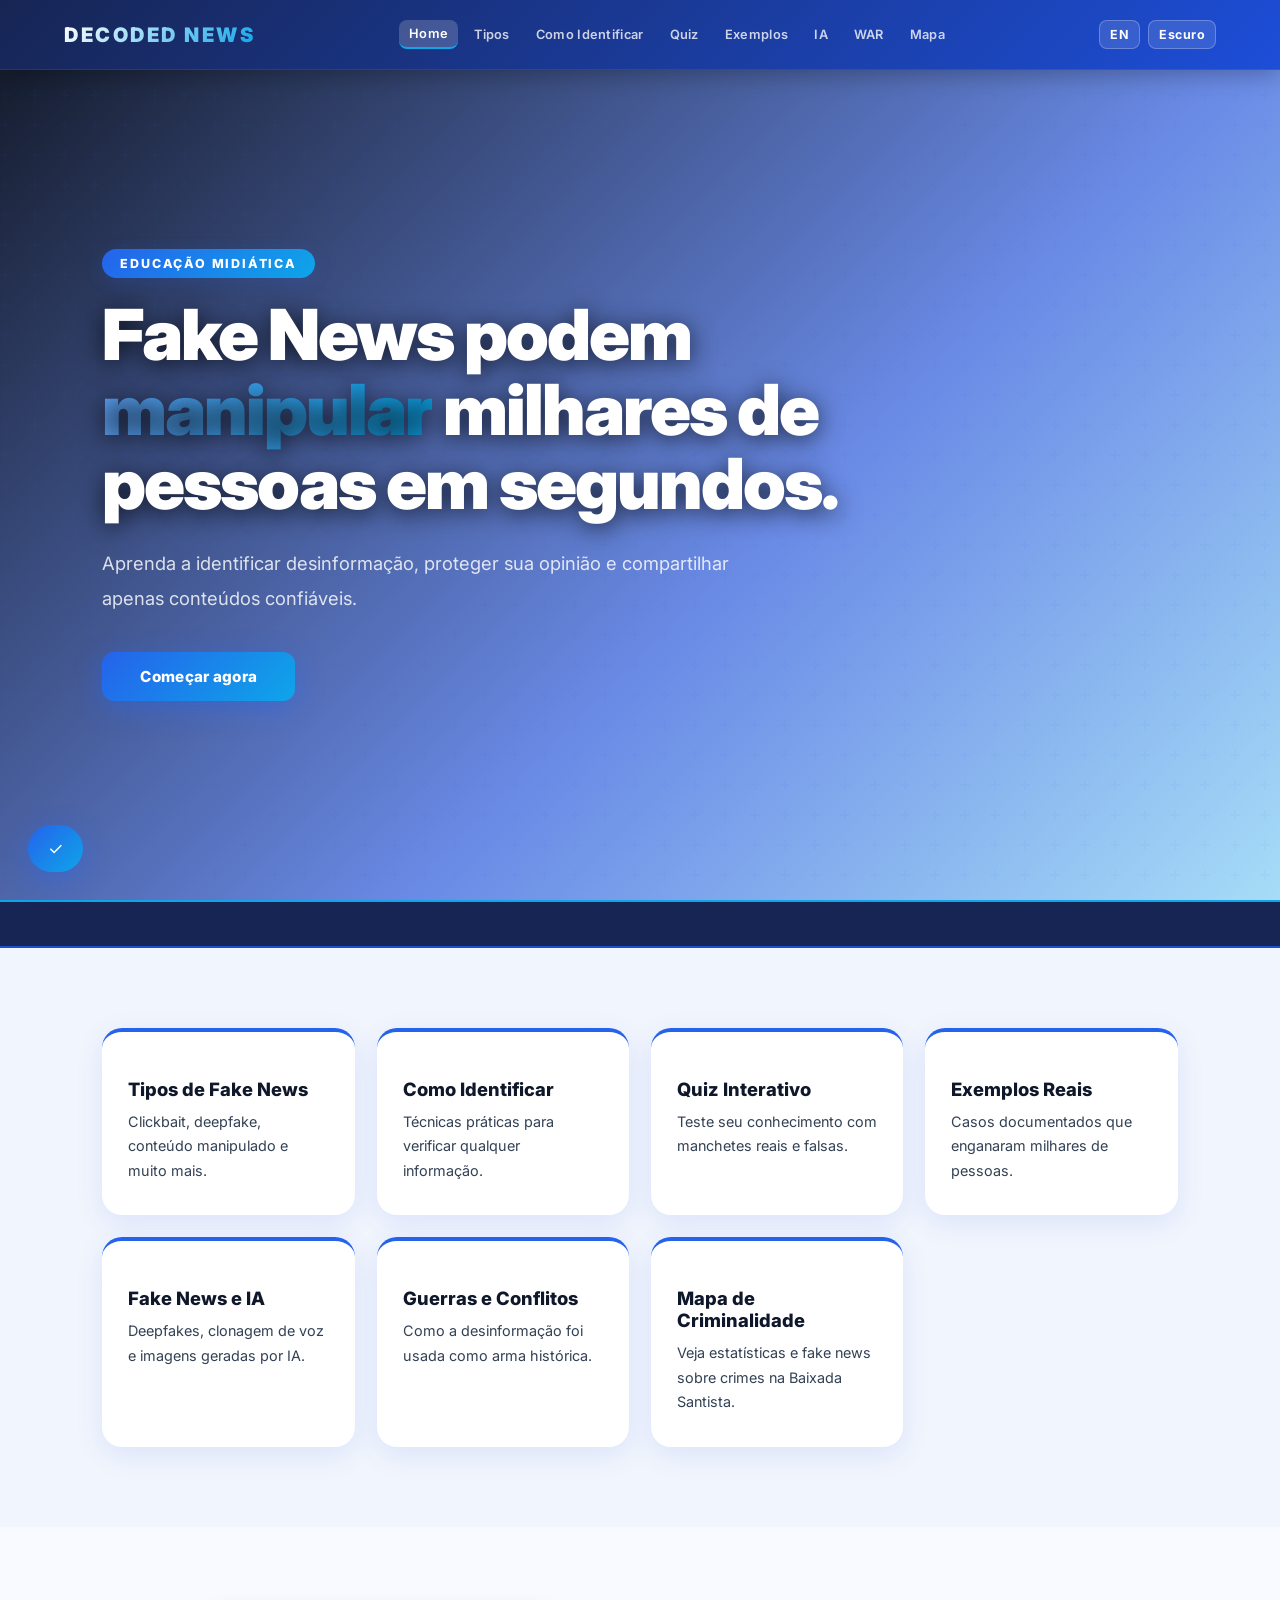
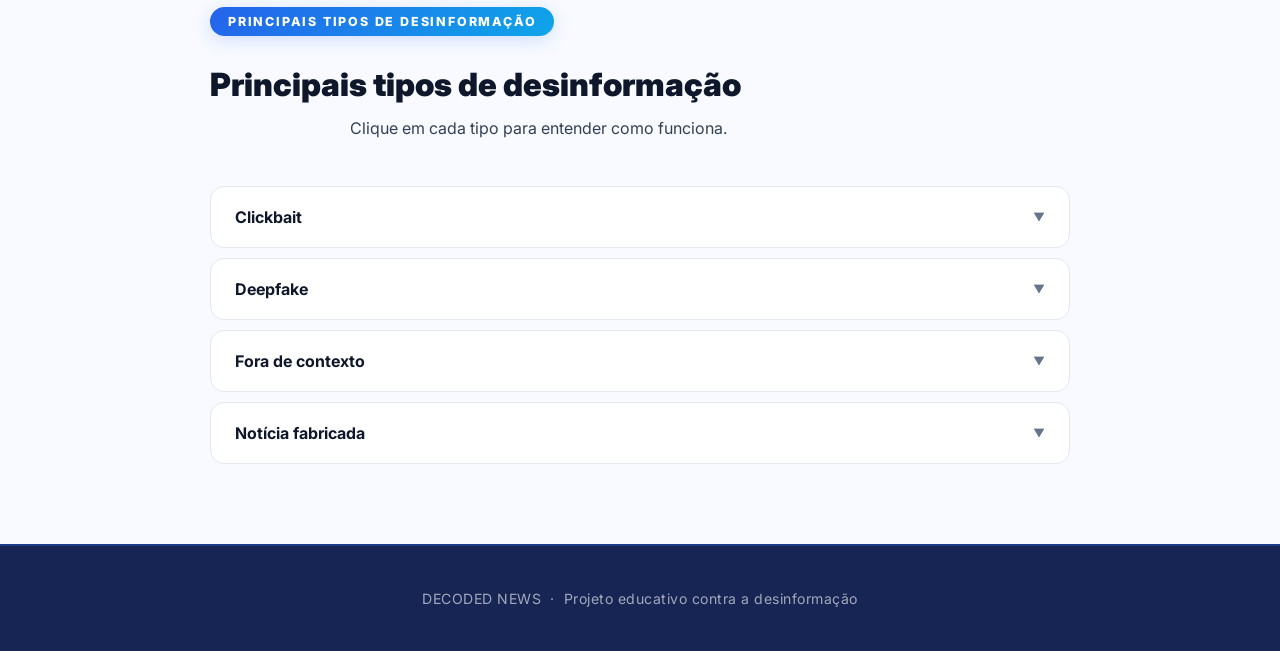
<file: index.html>
<!DOCTYPE html>
<html lang="pt-BR" data-theme="light" data-lang="pt">
<head>
    <meta charset="UTF-8">
    <meta name="viewport" content="width=device-width, initial-scale=1.0">
    <title>DECODED NEWS — Educação contra Fake News</title>
    <link rel="stylesheet" href="style.css">
    <link href="https://fonts.googleapis.com/css2?family=Inter:wght@300;400;500;600;700;800;900&display=swap" rel="stylesheet">
</head>
<body>

<div id="progress-bar"></div>

<header>
    <div class="logo">DECODED NEWS</div>
    <nav>
        <a href="index.html" class="active" data-i18n="nav.home">Home</a>
        <a href="tipos.html" data-i18n="nav.tipos">Tipos</a>
        <a href="identificar.html" data-i18n="nav.identify">Como Identificar</a>
        <a href="quiz.html" data-i18n="nav.quiz">Quiz</a>
        <a href="exemplos.html" data-i18n="nav.examples">Exemplos</a>
        <a href="IA.html" data-i18n="nav.ia">IA</a>
        <a href="guerras.html" data-i18n="nav.war">WAR</a>
        <a href="mapa.html" data-i18n="nav.map">Mapa</a>
    </nav>
    <div class="header-actions">
        <button class="lang-toggle" aria-label="Trocar idioma">EN</button>
        <button class="dark-toggle" id="darkToggle" aria-label="Alternar tema">Tema</button>
    </div>
    <button class="menu-mobile-btn" id="menuBtn" aria-label="Abrir menu">≡</button>
    <nav class="mobile-menu" id="mobileMenu" aria-hidden="true">
        <a href="index.html"><span data-i18n="nav.home">Home</span></a>
        <a href="tipos.html"><span data-i18n="nav.tipos">Tipos</span></a>
        <a href="identificar.html"><span data-i18n="nav.identify">Como Identificar</span></a>
        <a href="quiz.html"><span data-i18n="nav.quiz">Quiz</span></a>
        <a href="exemplos.html"><span data-i18n="nav.examples">Exemplos</span></a>
        <a href="IA.html"><span data-i18n="nav.ia">IA</span></a>
        <a href="guerras.html"><span data-i18n="nav.war">WAR</span></a>
        <a href="mapa.html"><span data-i18n="nav.map">Mapa</span></a>
    </nav>
    <div class="mobile-overlay" id="overlay"></div>
</header>

<!-- HERO -->
<section class="hero" id="home">
    <div class="hero-content reveal">
        <span class="tag" data-i18n="hero.tag">EDUCAÇÃO MIDIÁTICA</span>
        <h1 data-i18n="hero.h1">Fake News podem <em>manipular</em> milhares de pessoas em segundos.</h1>
        <p data-i18n="hero.p">Aprenda a identificar desinformação, proteger sua opinião e compartilhar apenas conteúdos confiáveis.</p>
        <button onclick="window.location.href='tipos.html'" data-i18n="hero.btn">Começar agora</button>
    </div>
</section>

<!-- TICKER -->
<section class="news-bar">
    <div class="news-track">
        Verifique a fonte &nbsp;<span>•</span>&nbsp; Desconfie de manchetes exageradas &nbsp;<span>•</span>&nbsp; Confira a data da publicação &nbsp;<span>•</span>&nbsp; Compare informações &nbsp;<span>•</span>&nbsp; Não compartilhe sem verificar &nbsp;<span>•</span>&nbsp; Cuidado com deepfakes &nbsp;<span>•</span>&nbsp; Verifique a fonte &nbsp;<span>•</span>&nbsp; Desconfie de manchetes exageradas &nbsp;<span>•</span>&nbsp; Confira a data da publicação &nbsp;<span>•</span>&nbsp; Compare informações &nbsp;<span>•</span>&nbsp; Não compartilhe sem verificar &nbsp;<span>•</span>&nbsp; Cuidado com deepfakes
    </div>
</section>

<!-- CARDS NAVEGAÇÃO -->
<section class="quick-links reveal">
    <div class="quick-card" onclick="window.location.href='tipos.html'">
        <div class="quick-card-icon"></div>
        <h3 data-i18n="cards.tipos.h">Tipos de Fake News</h3>
        <p data-i18n="cards.tipos.p">Clickbait, deepfake, conteúdo manipulado e muito mais.</p>
    </div>
    <div class="quick-card" onclick="window.location.href='identificar.html'">
        <div class="quick-card-icon"></div>
        <h3 data-i18n="cards.id.h">Como Identificar</h3>
        <p data-i18n="cards.id.p">Técnicas práticas para verificar qualquer informação.</p>
    </div>
    <div class="quick-card" onclick="window.location.href='quiz.html'">
        <div class="quick-card-icon"></div>
        <h3 data-i18n="cards.quiz.h">Quiz Interativo</h3>
        <p data-i18n="cards.quiz.p">Teste seu conhecimento com manchetes reais e falsas.</p>
    </div>
    <div class="quick-card" onclick="window.location.href='exemplos.html'">
        <div class="quick-card-icon"></div>
        <h3 data-i18n="cards.ex.h">Exemplos Reais</h3>
        <p data-i18n="cards.ex.p">Casos documentados que enganaram milhares de pessoas.</p>
    </div>
    <div class="quick-card" onclick="window.location.href='IA.html'">
        <div class="quick-card-icon"></div>
        <h3 data-i18n="cards.ia.h">Fake News e IA</h3>
        <p data-i18n="cards.ia.p">Deepfakes, clonagem de voz e imagens geradas por IA.</p>
    </div>
    <div class="quick-card" onclick="window.location.href='guerras.html'">
        <div class="quick-card-icon"></div>
        <h3 data-i18n="cards.war.h">Guerras e Conflitos</h3>
        <p data-i18n="cards.war.p">Como a desinformação foi usada como arma histórica.</p>
    </div>
    <div class="quick-card" onclick="window.location.href='mapa.html'">
        <div class="quick-card-icon"></div>
        <h3 data-i18n="cards.map.h">Mapa de Criminalidade</h3>
        <p data-i18n="cards.map.p">Veja estatísticas e fake news sobre crimes na Baixada Santista.</p>
    </div>
</section>



<!-- ACORDEÃO -->
<section class="accordion-section reveal">
    <div class="accordion-inner">
        <div class="section-header" style="text-align:left">
            <span class="tag" data-i18n="accordion.title">SAIBA MAIS</span>
            <h2 data-i18n="accordion.title">Principais tipos de desinformação</h2>
            <p data-i18n="accordion.sub">Clique em cada tipo para entender como funciona.</p>
        </div>
        <div class="accordion">
            <div class="accordion-item">
                <button class="accordion-btn"><span data-i18n="acc.1.title">Clickbait</span><span class="accordion-arrow">▼</span></button>
                <div class="accordion-body">
                    <p data-i18n="acc.1.body">Títulos exagerados criados apenas para atrair cliques. O conteúdo raramente corresponde à promessa da manchete.</p>
                    <a href="tipos.html" class="accordion-link">Ver mais</a>
                </div>
            </div>
            <div class="accordion-item">
                <button class="accordion-btn"><span data-i18n="acc.2.title">Deepfake</span><span class="accordion-arrow">▼</span></button>
                <div class="accordion-body">
                    <p data-i18n="acc.2.body">Vídeos e áudios manipulados por IA que colocam palavras na boca de pessoas reais. Cada vez mais difíceis de detectar.</p>
                    <a href="IA.html" class="accordion-link">Ver mais</a>
                </div>
            </div>
            <div class="accordion-item">
                <button class="accordion-btn"><span data-i18n="acc.3.title">Fora de contexto</span><span class="accordion-arrow">▼</span></button>
                <div class="accordion-body">
                    <p data-i18n="acc.3.body">Fotos e vídeos reais usados com legendas falsas. Uma imagem de 2015 pode circular como se fosse de hoje.</p>
                    <a href="tipos.html" class="accordion-link">Ver mais</a>
                </div>
            </div>
            <div class="accordion-item">
                <button class="accordion-btn"><span data-i18n="acc.4.title">Notícia fabricada</span><span class="accordion-arrow">▼</span></button>
                <div class="accordion-body">
                    <p data-i18n="acc.4.body">Conteúdo 100% inventado publicado em sites que imitam portais reais, com nomes de jornalistas inventados.</p>
                    <a href="tipos.html" class="accordion-link">Ver mais</a>
                </div>
            </div>
        </div>
    </div>
</section>

<footer>
    <div class="footer-inner">
        DECODED NEWS &nbsp;·&nbsp; <span data-i18n="footer.txt">Projeto educativo contra a desinformação</span>
    </div>
</footer>

<button id="back-to-top" aria-label="Voltar ao topo">↑</button>

<button class="checker-fab" id="checkerFab" aria-label="Verificar fake news">
    <span class="checker-fab-icon">✓</span>
</button>

<div class="modal-overlay" id="checkerModal">
    <div class="modal-box checker-modal-box">
        <div class="modal-header">
            <h3 data-i18n="checker.title">Verificador de Fake News</h3>
            <button class="modal-close" id="checkerClose">×</button>
        </div>
        <p data-i18n="checker.p">Cole uma frase ou manchete suspeita:</p>
        <div class="checker-input-group">
            <input type="text" id="news-input" data-i18n="checker.placeholder" placeholder="Ex: Vacina causa microchip no sangue...">
            <button onclick="simularVerificacao()" class="btn-accent" data-i18n="checker.btn">Analisar</button>
        </div>
        <div id="checker-result" class="checker-result-box hidden"></div>
    </div>
</div>

<script src="java.js"></script>
</body>
</html>
</file>
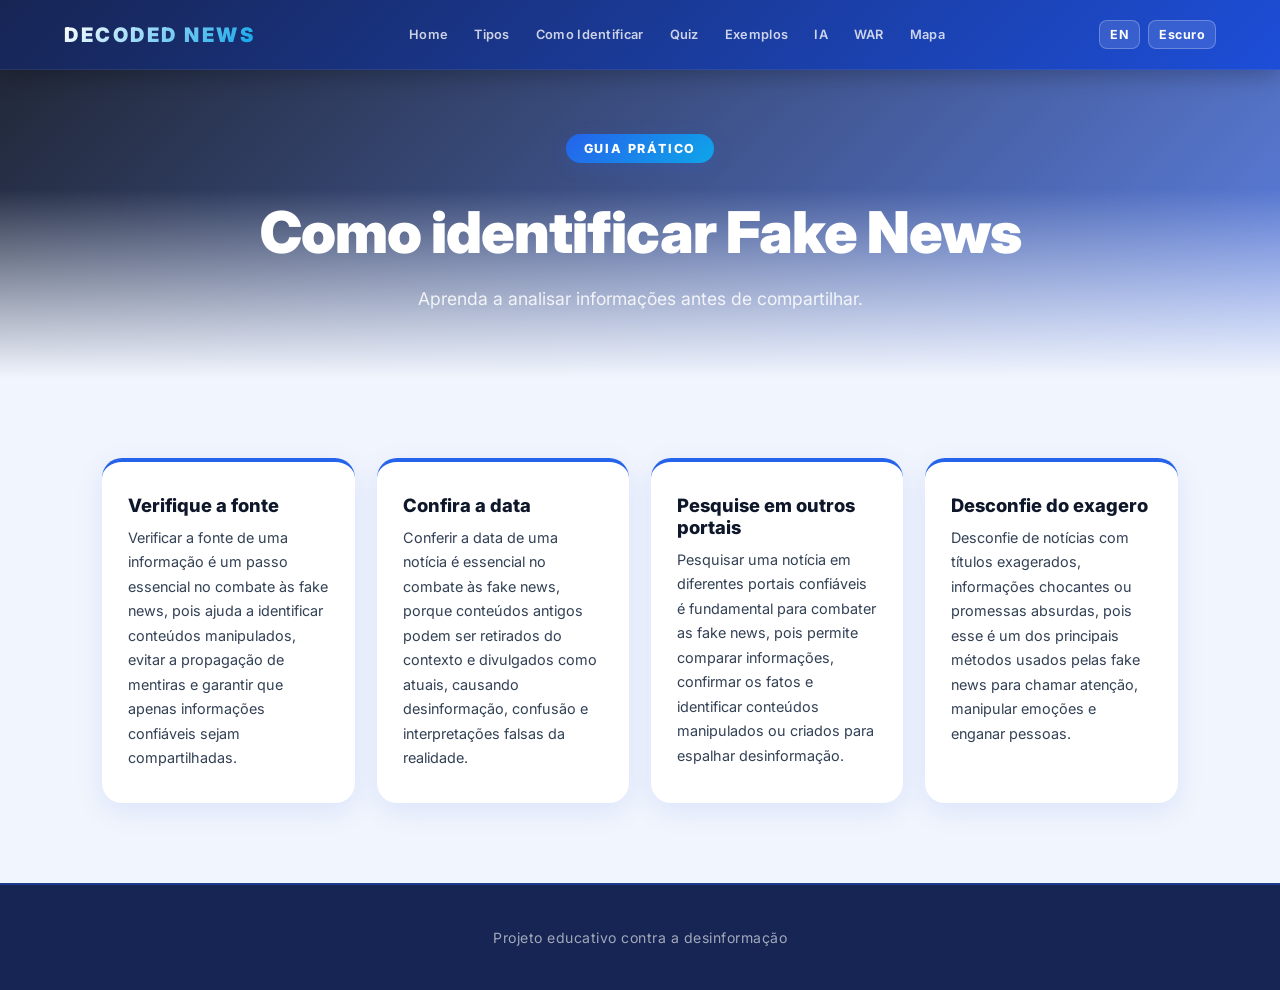
<file: identificar.html>
<!DOCTYPE html>
<html lang="pt-BR" data-theme="light" data-lang="pt">
<head>
    <meta charset="UTF-8">
    <meta name="viewport" content="width=device-width, initial-scale=1.0">
    <title>DECODED NEWS | Como Identificar</title>
    <link rel="stylesheet" href="style.css">
    <link rel="preconnect" href="https://fonts.googleapis.com">
    <link rel="preconnect" href="https://fonts.gstatic.com" crossorigin>
    <link href="https://fonts.googleapis.com/css2?family=Inter:wght@300;400;500;700;800;900&display=swap" rel="stylesheet">
</head>
<body>

<header>
    <div class="logo">DECODED NEWS</div>
    <nav>
        <a href="index.html" data-i18n="nav.home">Home</a>
        <a href="tipos.html" data-i18n="nav.tipos">Tipos</a>
        <a href="identificar.html" data-i18n="nav.identify">Como Identificar</a>
        <a href="quiz.html" data-i18n="nav.quiz">Quiz</a>
        <a href="exemplos.html" data-i18n="nav.examples">Exemplos</a>
        <a href="IA.html" data-i18n="nav.ia">IA</a>
        <a href="guerras.html" data-i18n="nav.war">WAR</a>
        <a href="mapa.html" data-i18n="nav.map">Mapa</a>
    </nav>

    <div class="header-actions">
        <button class="lang-toggle" aria-label="Trocar idioma">EN</button>
        <button class="dark-toggle" id="darkToggle" aria-label="Alternar tema">Tema</button>
    </div>
    <button class="menu-mobile-btn" id="menuBtn" aria-label="Abrir menu">≡</button>
    <nav class="mobile-menu" id="mobileMenu" aria-hidden="true">
        <a href="index.html"><span data-i18n="nav.home">Home</span></a>
        <a href="tipos.html"><span data-i18n="nav.tipos">Tipos</span></a>
        <a href="identificar.html"><span data-i18n="nav.identify">Como Identificar</span></a>
        <a href="quiz.html"><span data-i18n="nav.quiz">Quiz</span></a>
        <a href="exemplos.html"><span data-i18n="nav.examples">Exemplos</span></a>
        <a href="IA.html"><span data-i18n="nav.ia">IA</span></a>
        <a href="guerras.html"><span data-i18n="nav.war">WAR</span></a>
        <a href="mapa.html"><span data-i18n="nav.map">Mapa</span></a>
    </nav>
    <div class="mobile-overlay" id="overlay"></div>
    </div>
</header>

    <section class="page-banner identify-banner">
        <div class="page-overlay"></div>
        <div class="banner-content">
            <span class="tag" data-i18n="identify.banner.tag">GUIA PRÁTICO</span>
            <h1 data-i18n="identify.banner.h1">Como identificar Fake News</h1>
            <p data-i18n="identify.banner.p">Aprenda a analisar informações antes de compartilhar.</p>
        </div>
    </section>

    <section class="quick-links">
        <div class="quick-card">
            <h3 data-i18n="identify.card1.h">Verifique a fonte</h3>
            <p data-i18n="identify.card1.p">Verificar a fonte de uma informação é um passo essencial no combate às fake news, pois ajuda a identificar conteúdos manipulados, evitar a propagação de mentiras e garantir que apenas informações confiáveis sejam compartilhadas.</p>
        </div>
        <div class="quick-card">
            <h3 data-i18n="identify.card2.h">Confira a data</h3>
            <p data-i18n="identify.card2.p">Conferir a data de uma notícia é essencial no combate às fake news, porque conteúdos antigos podem ser retirados do contexto e divulgados como atuais, causando desinformação, confusão e interpretações falsas da realidade.</p>
        </div>
        <div class="quick-card">
            <h3 data-i18n="identify.card3.h">Pesquise em outros portais</h3>
            <p data-i18n="identify.card3.p">Pesquisar uma notícia em diferentes portais confiáveis é fundamental para combater as fake news, pois permite comparar informações, confirmar os fatos e identificar conteúdos manipulados ou criados para espalhar desinformação.</p>
        </div>
        <div class="quick-card">
            <h3 data-i18n="identify.card4.h">Desconfie do exagero</h3>
            <p data-i18n="identify.card4.p">Desconfie de notícias com títulos exagerados, informações chocantes ou promessas absurdas, pois esse é um dos principais métodos usados pelas fake news para chamar atenção, manipular emoções e enganar pessoas.</p>
        </div>
    </section>

    <footer data-i18n="footer.txt">DECODED NEWS &nbsp;·&nbsp; Projeto educativo contra a desinformação</footer>

    <script src="java.js"></script>
</body>
</html>
</file>
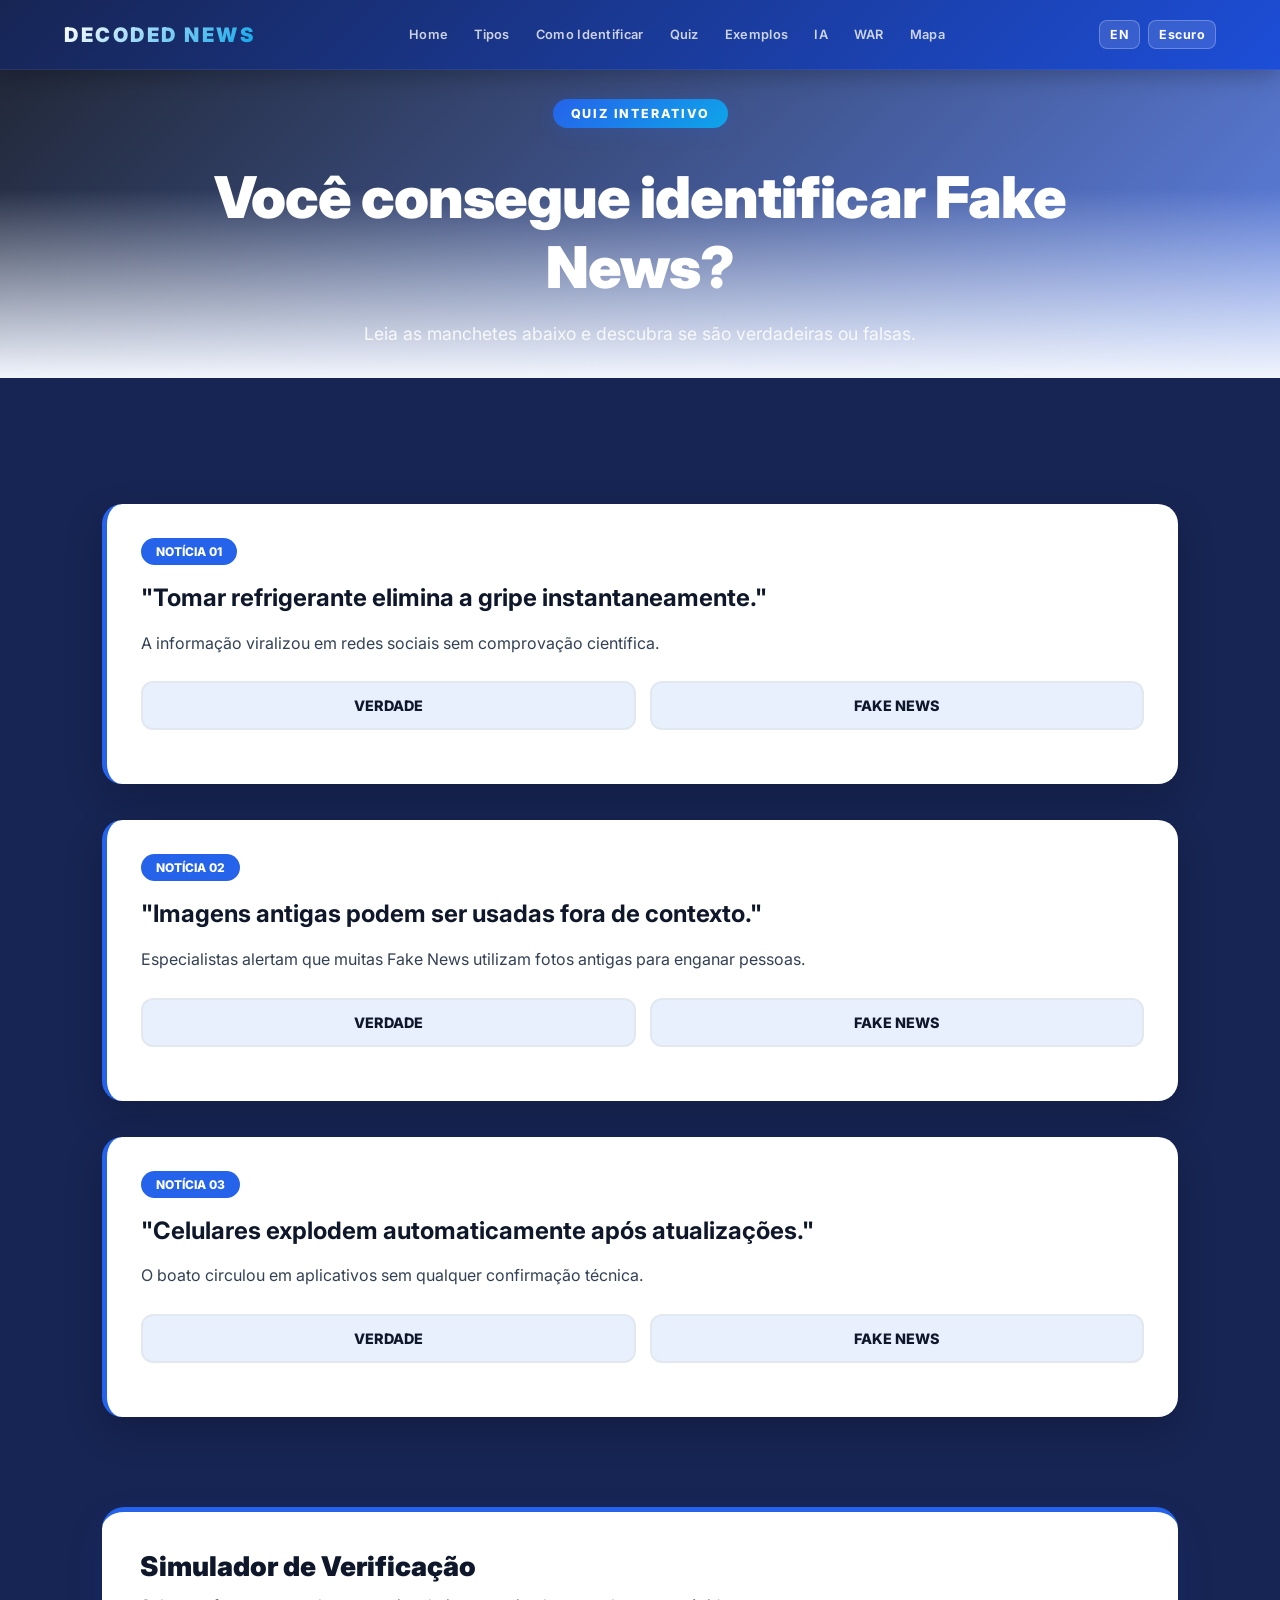
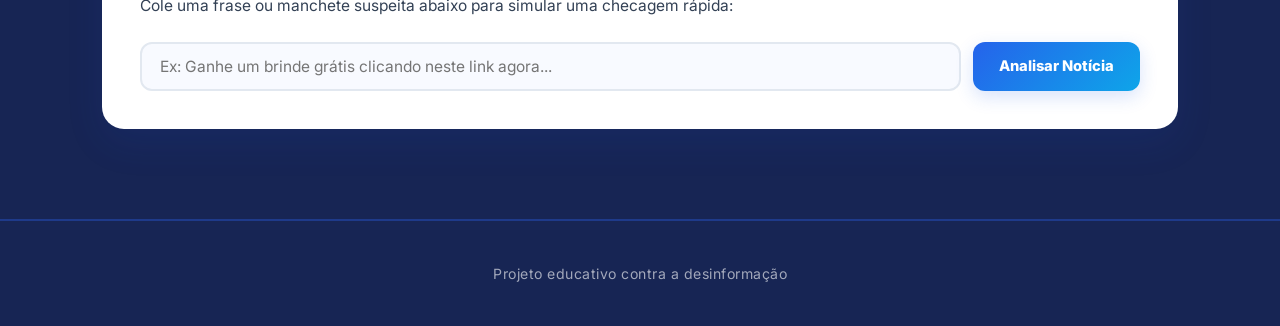
<file: quiz.html>
<!DOCTYPE html>
<html lang="pt-BR" data-theme="light" data-lang="pt">
<head>
    <meta charset="UTF-8">
    <meta name="viewport" content="width=device-width, initial-scale=1.0">
    <title>DECODED NEWS | Quiz</title>
    <link rel="stylesheet" href="style.css">
    <link rel="preconnect" href="https://fonts.googleapis.com">
    <link rel="preconnect" href="https://fonts.gstatic.com" crossorigin>
    <link href="https://fonts.googleapis.com/css2?family=Inter:wght@300;400;500;700;800;900&display=swap" rel="stylesheet">
</head>
<body>

<header>
    <div class="logo">DECODED NEWS</div>
    <nav>
        <a href="index.html" data-i18n="nav.home">Home</a>
        <a href="tipos.html" data-i18n="nav.tipos">Tipos</a>
        <a href="identificar.html" data-i18n="nav.identify">Como Identificar</a>
        <a href="quiz.html" data-i18n="nav.quiz">Quiz</a>
        <a href="exemplos.html" data-i18n="nav.examples">Exemplos</a>
        <a href="IA.html" data-i18n="nav.ia">IA</a>
        <a href="guerras.html" data-i18n="nav.war">WAR</a>
        <a href="mapa.html" data-i18n="nav.map">Mapa</a>
    </nav>
    <div class="header-actions">
        <button class="lang-toggle" aria-label="Trocar idioma">EN</button>
        <button class="dark-toggle" id="darkToggle" aria-label="Alternar tema">Tema</button>
    </div>
    <button class="menu-mobile-btn" id="menuBtn" aria-label="Abrir menu">≡</button>
    <nav class="mobile-menu" id="mobileMenu" aria-hidden="true">
        <a href="index.html"><span data-i18n="nav.home">Home</span></a>
        <a href="tipos.html"><span data-i18n="nav.tipos">Tipos</span></a>
        <a href="identificar.html"><span data-i18n="nav.identify">Como Identificar</span></a>
        <a href="quiz.html"><span data-i18n="nav.quiz">Quiz</span></a>
        <a href="exemplos.html"><span data-i18n="nav.examples">Exemplos</span></a>
        <a href="IA.html"><span data-i18n="nav.ia">IA</span></a>
        <a href="guerras.html"><span data-i18n="nav.war">WAR</span></a>
        <a href="mapa.html"><span data-i18n="nav.map">Mapa</span></a>
    </nav>
    <div class="mobile-overlay" id="overlay"></div>
    </div>
</header>

    <section class="page-banner quiz-banner">
        <div class="banner-content">
            <span class="tag" data-i18n="quiz.banner.tag">QUIZ INTERATIVO</span>
            <h1 data-i18n="quiz.banner.h1">Você consegue identificar Fake News?</h1>
            <p data-i18n="quiz.banner.p">Leia as manchetes abaixo e descubra se são verdadeiras ou falsas.</p>
        </div>
    </section>

    <section class="quiz-section">
        <div class="quiz-container">

            <div class="question-box">
                <span class="question-number" data-i18n="quiz.question1.num">NOTÍCIA 01</span>
                <h3 data-i18n="quiz.question1.h3">"Tomar refrigerante elimina a gripe instantaneamente."</h3>
                <p class="question-description" data-i18n="quiz.question1.p">A informação viralizou em redes sociais sem comprovação científica.</p>
                <div class="quiz-buttons">
                    <button class="wrong" data-i18n="quiz.question1.true">VERDADE</button>
                    <button class="correct" data-i18n="quiz.question1.false">FAKE NEWS</button>
                </div>
                <div class="feedback"></div>
            </div>

            <div class="question-box">
                <span class="question-number" data-i18n="quiz.question2.num">NOTÍCIA 02</span>
                <h3 data-i18n="quiz.question2.h3">"Imagens antigas podem ser usadas fora de contexto."</h3>
                <p class="question-description" data-i18n="quiz.question2.p">Especialistas alertam que muitas Fake News utilizam fotos antigas para enganar pessoas.</p>
                <div class="quiz-buttons">
                    <button class="correct" data-i18n="quiz.question2.true">VERDADE</button>
                    <button class="wrong" data-i18n="quiz.question2.false">FAKE NEWS</button>
                </div>
                <div class="feedback"></div>
            </div>

            <div class="question-box">
                <span class="question-number" data-i18n="quiz.question3.num">NOTÍCIA 03</span>
                <h3 data-i18n="quiz.question3.h3">"Celulares explodem automaticamente após atualizações."</h3>
                <p class="question-description" data-i18n="quiz.question3.p">O boato circulou em aplicativos sem qualquer confirmação técnica.</p>
                <div class="quiz-buttons">
                    <button class="wrong" data-i18n="quiz.question3.true">VERDADE</button>
                    <button class="correct" data-i18n="quiz.question3.false">FAKE NEWS</button>
                </div>
                <div class="feedback"></div>
            </div>

        </div>
    </section>

    <section class="quiz-section" style="padding-top:0;">
        <div class="quiz-container">
            <div class="checker-tool">
                <h3 data-i18n="quiz.sim.title">Simulador de Verificação</h3>
                <p data-i18n="quiz.sim.p">Cole uma frase ou manchete suspeita abaixo para simular uma checagem rápida:</p>
                <div class="checker-input-group">
                    <input type="text" id="news-input" data-i18n-placeholder="quiz.sim.placeholder" placeholder="Ex: Ganhe um brinde grátis clicando neste link agora...">
                    <button onclick="simularVerificacao()" class="btn-accent" data-i18n="quiz.sim.btn">Analisar Notícia</button>
                </div>
                <div id="checker-result" class="checker-result-box hidden"></div>
            </div>
        </div>
    </section>

    <footer data-i18n="footer.txt">DECODED NEWS &nbsp;·&nbsp; Projeto educativo contra a desinformação</footer>

    <script>
        const correctButtons = document.querySelectorAll(".correct");
        const wrongButtons = document.querySelectorAll(".wrong");

        correctButtons.forEach(button => {
            button.addEventListener("click", () => {
                const questionBox = button.closest(".question-box");
                const feedback = questionBox.querySelector(".feedback");
                feedback.innerHTML = currentLang === 'pt'
                    ? "Correto! Isso é uma Fake News."
                    : "Correct! This is a Fake News.";
                feedback.style.color = "#00b894";
                questionBox.style.border = "3px solid #00b894";
                disableButtons(questionBox);
            });
        });

        wrongButtons.forEach(button => {
            button.addEventListener("click", () => {
                const questionBox = button.closest(".question-box");
                const feedback = questionBox.querySelector(".feedback");
                feedback.innerHTML = currentLang === 'pt'
                    ? "Errado! Essa notícia é falsa."
                    : "Wrong! This story is false.";
                feedback.style.color = "#ff3b3b";
                questionBox.style.border = "3px solid #ff3b3b";
                disableButtons(questionBox);
            });
        });

        function disableButtons(questionBox) {
            const buttons = questionBox.querySelectorAll("button");
            buttons.forEach(btn => {
                btn.disabled = true;
                btn.style.opacity = "0.6";
                btn.style.cursor = "not-allowed";
            });
        }
    </script>
    <script src="java.js"></script>
</body>
</html>
</file>
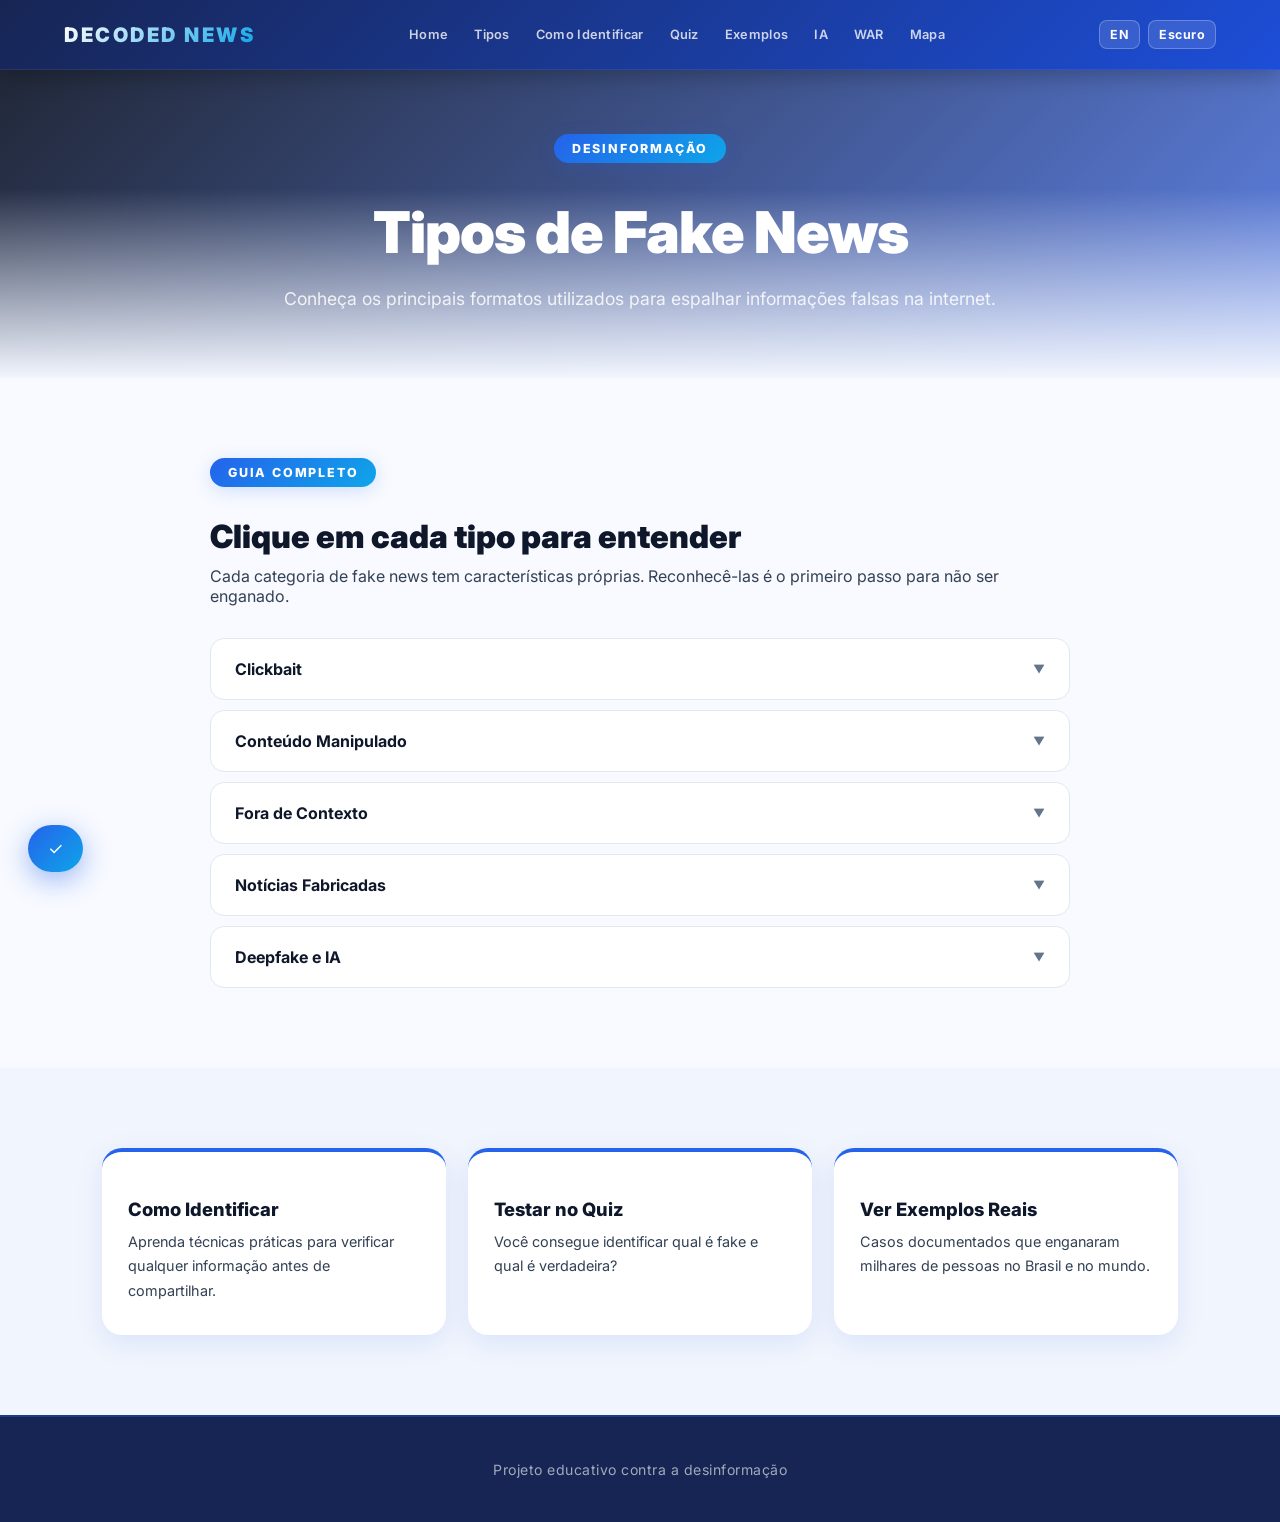
<file: tipos.html>
<!DOCTYPE html>
<html lang="pt-BR" data-theme="light" data-lang="pt">
<head>
    <meta charset="UTF-8">
    <meta name="viewport" content="width=device-width, initial-scale=1.0">
    <title>DECODED NEWS | Tipos de Fake News</title>
    <link rel="stylesheet" href="style.css">
    <link href="https://fonts.googleapis.com/css2?family=Inter:wght@300;400;500;700;800;900&display=swap" rel="stylesheet">
</head>
<body>

<div id="progress-bar"></div>
<header>
    <div class="logo">DECODED NEWS</div>
    <nav>
        <a href="index.html" data-i18n="nav.home">Home</a>
        <a href="tipos.html" data-i18n="nav.tipos">Tipos</a>
        <a href="identificar.html" data-i18n="nav.identify">Como Identificar</a>
        <a href="quiz.html" data-i18n="nav.quiz">Quiz</a>
        <a href="exemplos.html" data-i18n="nav.examples">Exemplos</a>
        <a href="IA.html" data-i18n="nav.ia">IA</a>
        <a href="guerras.html" data-i18n="nav.war">WAR</a>
        <a href="mapa.html" data-i18n="nav.map">Mapa</a>
    </nav>

    <div class="header-actions">
        <button class="lang-toggle" aria-label="Trocar idioma">EN</button>
        <button class="dark-toggle" id="darkToggle" aria-label="Alternar tema">Tema</button>
    </div>
    <button class="menu-mobile-btn" id="menuBtn" aria-label="Abrir menu">≡</button>
    <nav class="mobile-menu" id="mobileMenu" aria-hidden="true">
        <a href="index.html"><span data-i18n="nav.home">Home</span></a>
        <a href="tipos.html"><span data-i18n="nav.tipos">Tipos</span></a>
        <a href="identificar.html"><span data-i18n="nav.identify">Como Identificar</span></a>
        <a href="quiz.html"><span data-i18n="nav.quiz">Quiz</span></a>
        <a href="exemplos.html"><span data-i18n="nav.examples">Exemplos</span></a>
        <a href="IA.html"><span data-i18n="nav.ia">IA</span></a>
        <a href="guerras.html"><span data-i18n="nav.war">WAR</span></a>
        <a href="mapa.html"><span data-i18n="nav.map">Mapa</span></a>
    </nav>
    <div class="mobile-overlay" id="overlay"></div>
    </div>
</header>

<section class="page-banner">
    <div class="banner-content">
        <span class="tag" data-i18n="types.banner.tag">DESINFORMAÇÃO</span>
        <h1 data-i18n="types.banner.h1">Tipos de Fake News</h1>
        <p data-i18n="types.banner.p">Conheça os principais formatos utilizados para espalhar informações falsas na internet.</p>
    </div>
</section>

<section class="accordion-section reveal">
    <div class="accordion-inner">
        <span class="tag" data-i18n="types.guide.tag">GUIA COMPLETO</span>
        <h2 data-i18n="types.guide.h2">Clique em cada tipo para entender</h2>
        <p data-i18n="types.guide.p">Cada categoria de fake news tem características próprias. Reconhecê-las é o primeiro passo para não ser enganado.</p>

        <div class="accordion">
            <div class="accordion-item">
                <button class="accordion-btn"><span data-i18n="types.acc.1.title">Clickbait</span><span class="accordion-arrow">▼</span></button>
                <div class="accordion-body">
                    <p data-i18n="types.acc.1.body1">Títulos exagerados criados apenas para atrair cliques. O conteúdo raramente corresponde à promessa da manchete. Usa palavras como <span class="tooltip" data-tip="Palavra que gera curiosidade para forçar o clique">"Você não vai acreditar"</span> ou "Chocante".</p>
                    <p data-i18n="types.acc.1.body2">Histórias que exageram ou distorcem fatos para atrair cliques e compartilhamentos. Embora possam conter elementos de verdade, a ênfase está em provocar emoções fortes, como revolta ou surpresa.</p>
                </div>
            </div>
            <div class="accordion-item">
                <button class="accordion-btn"><span data-i18n="types.acc.2.title">Conteúdo Manipulado</span><span class="accordion-arrow">▼</span></button>
                <div class="accordion-body">
                    <p data-i18n="types.acc.2.body1">Informações reais distorcidas ou editadas para mudar seu significado original. Inclui <span class="tooltip" data-tip="Vídeo ou imagem manipulado por IA para parecer real">deepfakes</span>, capturas de tela editadas e citações tiradas de contexto.</p>
                    <p data-i18n="types.acc.2.body2">Fake news são notícias falsas criadas para manipular opiniões e enganar pessoas. Elas se espalham rapidamente nas redes sociais e podem causar medo, conflitos e desinformação.</p>
                </div>
            </div>
            <div class="accordion-item">
                <button class="accordion-btn"><span data-i18n="types.acc.3.title">Fora de Contexto</span><span class="accordion-arrow">▼</span></button>
                <div class="accordion-body">
                    <p data-i18n="types.acc.3.body1">Nem toda fake news é criada com mentiras completas. Muitas vezes, basta tirar uma informação do contexto para manipular opiniões. Uma foto de 2015 pode circular como se fosse de hoje.</p>
                    <p data-i18n="types.acc.3.body2">Alterar pequenos detalhes ou mostrar apenas parte da verdade já é suficiente para enganar milhares de pessoas.</p>
                </div>
            </div>
            <div class="accordion-item">
                <button class="accordion-btn"><span data-i18n="types.acc.4.title">Notícias Fabricadas</span><span class="accordion-arrow">▼</span></button>
                <div class="accordion-body">
                    <p data-i18n="types.acc.4.body1">Conteúdo 100% inventado publicado em sites que imitam portais de notícias reais — com logotipos falsos, nomes de jornalistas inventados e manchetes que parecem críveis.</p>
                    <p data-i18n="types.acc.4.body2">Notícias fabricadas são criadas com o objetivo de manipular opiniões, influenciar decisões e espalhar <span class="tooltip" data-tip="Propagação intencional de informações falsas">desinformação</span>.</p>
                </div>
            </div>
            <div class="accordion-item">
                <button class="accordion-btn"><span data-i18n="types.acc.5.title">Deepfake e IA</span><span class="accordion-arrow">▼</span></button>
                <div class="accordion-body">
                    <p data-i18n="types.acc.5.body1">Com inteligência artificial, é possível criar vídeos, áudios e imagens falsas extremamente realistas. Líderes políticos podem ser mostrados dizendo coisas que nunca disseram.</p>
                    <p data-i18n="types.acc.5.body2">A detecção de deepfakes exige ferramentas especializadas e está se tornando cada vez mais difícil de fazer a olho nu. <a href="IA.html" class="accordion-link">Ver página sobre IA</a></p>
                </div>
            </div>
        </div>
    </div>
</section>

<section class="quick-links reveal">
    <div class="quick-card" onclick="window.location.href='identificar.html'">
        <div class="quick-card-icon"></div>
        <h3 data-i18n="types.card1.h">Como Identificar</h3>
        <p data-i18n="types.card1.p">Aprenda técnicas práticas para verificar qualquer informação antes de compartilhar.</p>
    </div>
    <div class="quick-card" onclick="window.location.href='quiz.html'">
        <div class="quick-card-icon"></div>
        <h3 data-i18n="types.card2.h">Testar no Quiz</h3>
        <p data-i18n="types.card2.p">Você consegue identificar qual é fake e qual é verdadeira?</p>
    </div>
    <div class="quick-card" onclick="window.location.href='exemplos.html'">
        <div class="quick-card-icon"></div>
        <h3 data-i18n="types.card3.h">Ver Exemplos Reais</h3>
        <p data-i18n="types.card3.p">Casos documentados que enganaram milhares de pessoas no Brasil e no mundo.</p>
    </div>
</section>

<footer data-i18n="footer.txt">DECODED NEWS &nbsp;·&nbsp; Projeto educativo contra a desinformação</footer>
<button id="back-to-top" aria-label="Voltar ao topo">↑</button>
<button class="checker-fab" id="checkerFab" aria-label="Verificar fake news">
    <span class="checker-fab-icon">✓</span>
</button>
<div class="modal-overlay" id="checkerModal" aria-hidden="true">
    <div class="modal-box checker-modal-box">
        <div class="modal-header">
            <h3 data-i18n="checker.title">Verificador de Fake News</h3>
            <button class="modal-close" id="checkerClose" aria-label="Fechar">×</button>
        </div>
        <p data-i18n="checker.p">Cole uma frase ou manchete suspeita para uma checagem rápida:</p>
        <div class="checker-input-group">
            <input type="text" id="news-input" data-i18n-placeholder="checker.placeholder" placeholder="Ex: Vacina causa microchip no sangue...">
            <button onclick="simularVerificacao()" class="btn-accent" data-i18n="checker.btn">Analisar</button>
        </div>
        <div id="checker-result" class="checker-result-box hidden"></div>
    </div>
</div>
<script src="java.js"></script>
</body>
</html>
</file>
<file: style.css>
/*
=========================================
LEGENDAS DO ESTILO
- :root = paleta principal do site
- [data-theme="dark"] = tema escuro
- header / nav = menu superior
- hero = seção principal da página inicial
- sections = blocos de conteúdo e cards
- media queries = ajustes para telas menores
=========================================
*/

*, *::before, *::after { margin:0; padding:0; box-sizing:border-box; scroll-behavior:smooth; }

/* ================================================
   VARIÁVEIS E CORES
================================================ */
:root {
    --primary:        #2563eb;
    --primary-dark:   #1d4ed8;
    --primary-deeper: #1e3a8a;
    --primary-nav:    #172554;
    --accent:         #0ea5e9;
    --accent-dark:    #0284c7;
    --success:        #16a34a;
    --warning:        #d97706;
    --danger:         #dc2626;

    --bg:             #f8faff;
    --bg2:            #f1f5fd;
    --bg3:            #e8f0fe;
    --text:           #0f172a;
    --text2:          #334155;
    --text3:          #64748b;
    --card-bg:        #ffffff;
    --card-shadow:    rgba(29,78,216,0.10);
    --border:         #e2e8f0;
    --glow:           rgba(37,99,235,0.18);
    --header-start:   #172554;
    --header-end:     #1d4ed8;
}

[data-theme="dark"] {
    --primary:        #3b82f6;
    --primary-dark:   #2563eb;
    --primary-deeper: #1d4ed8;
    --accent:         #38bdf8;
    --bg:             #070d1b;
    --bg2:            #0f172a;
    --bg3:            #1e293b;
    --text:           #e2e8f0;
    --text2:          #94a3b8;
    --text3:          #475569;
    --card-bg:        #1a2544;
    --card-shadow:    rgba(0,0,0,0.40);
    --border:         #1e3a8a;
    --glow:           rgba(59,130,246,0.22);
    --header-start:   #070d1b;
    --header-end:     #1e3a8a;
}

/* ================================================
   BASE DO SITE
================================================ */
html { font-size: 16px; }

body {
    font-family: 'Inter', sans-serif;
    background: var(--bg);
    color: var(--text);
    overflow-x: hidden;
    transition: background 0.35s ease, color 0.35s ease;
}

img { max-width: 100%; display: block; }
a { color: var(--primary); }

/* ================================================
   PROGRESSO DA PÁGINA
================================================ */
#progress-bar {
    position: fixed; top: 0; left: 0;
    height: 3px; width: 0%;
    background: linear-gradient(90deg, var(--primary), var(--accent));
    z-index: 9999;
    transition: width 0.12s linear;
    border-radius: 0 2px 2px 0;
}


header {
    width: 100%;
    padding: 0 5%;
    height: 70px;
    background: linear-gradient(135deg, var(--header-start), var(--header-end));
    display: flex;
    align-items: center;
    justify-content: space-between;
    gap: 14px;
    position: fixed; top: 0; left: 0; z-index: 5000;
    box-shadow: 0 4px 24px rgba(0,0,0,0.28);
    border-bottom: 1px solid rgba(255,255,255,0.08);
    backdrop-filter: blur(8px);
}

.logo {
    color: #fff;
    font-size: 1.25rem;
    font-weight: 900;
    letter-spacing: 2.5px;
    flex-shrink: 0;
    text-transform: uppercase;
    background: linear-gradient(135deg, #fff, var(--accent));
    -webkit-background-clip: text;
    -webkit-text-fill-color: transparent;
    background-clip: text;
}

nav { display: flex; gap: 6px; flex-wrap: wrap; align-items: center; }

nav a {
    text-decoration: none;
    color: rgba(255,255,255,0.78);
    font-weight: 600;
    font-size: 0.8rem;
    padding: 6px 10px;
    border-radius: 8px;
    letter-spacing: 0.3px;
    transition: all 0.25s ease;
    white-space: nowrap;
}

nav a:hover { color: #fff; background: rgba(255,255,255,0.12); }
nav a.active { color: #fff; background: rgba(255,255,255,0.18); border-bottom: 2px solid var(--accent); }

/* HEADER BUTTONS */
.header-actions { display: flex; align-items: center; gap: 8px; flex-shrink: 0; }

.lang-toggle, .dark-toggle {
    background: rgba(255,255,255,0.12);
    border: 1px solid rgba(255,255,255,0.25);
    color: #fff;
    border-radius: 8px;
    padding: 6px 10px;
    font-size: 0.78rem;
    font-weight: 700;
    letter-spacing: 0.5px;
    cursor: pointer;
    white-space: nowrap;
    transition: all 0.25s ease;
    font-family: 'Inter', sans-serif;
}

.lang-toggle:hover, .dark-toggle:hover {
    background: rgba(255,255,255,0.25);
    transform: translateY(-1px);
}

/* ================================================
   HERO
================================================ */
.hero {
    min-height: 100vh;
    padding-top: 70px;
    background:
        linear-gradient(135deg, rgba(7,13,27,0.96) 0%, rgba(29,78,216,0.65) 60%, rgba(14,165,233,0.35) 100%),
        url('https://images.unsplash.com/photo-1504711434969-e33886168f5c?q=80&w=1400') center/cover no-repeat;
    display: flex;
    align-items: center;
    overflow: hidden;
    position: relative;
}

.hero::after {
    content: '';
    position: absolute; inset: 0;
    background: url("data:image/svg+xml,%3Csvg width='60' height='60' viewBox='0 0 60 60' xmlns='http://www.w3.org/2000/svg'%3E%3Cg fill='none' fill-rule='evenodd'%3E%3Cg fill='%232563eb' fill-opacity='0.04'%3E%3Cpath d='M36 34v-4h-2v4h-4v2h4v4h2v-4h4v-2h-4zm0-30V0h-2v4h-4v2h4v4h2V6h4V4h-4zM6 34v-4H4v4H0v2h4v4h2v-4h4v-2H6zM6 4V0H4v4H0v2h4v4h2V6h4V4H6z'/%3E%3C/g%3E%3C/g%3E%3C/svg%3E");
    pointer-events: none;
}

.hero-content {
    position: relative; z-index: 2;
    padding: 80px 8% 100px;
    max-width: 1000px;
    animation: heroFade 1s ease;
}

.hero-content .tag { margin-bottom: 20px; }

.hero-content h1 {
    font-size: clamp(2.4rem, 5.5vw, 5rem);
    line-height: 1.06;
    font-weight: 900;
    color: #fff;
    text-shadow: 0 4px 24px rgba(0,0,0,0.7);
    margin-bottom: 24px;
    letter-spacing: -2px;
    max-width: 820px;
}

.hero-content h1 em {
    font-style: normal;
    background: linear-gradient(90deg, #60a5fa, var(--accent));
    -webkit-background-clip: text;
    -webkit-text-fill-color: transparent;
    background-clip: text;
}

.hero-content p {
    font-size: 1.15rem;
    line-height: 1.9;
    color: rgba(255,255,255,0.82);
    max-width: 640px;
    margin-bottom: 36px;
}

.hero-content button {
    padding: 15px 38px;
    border: none;
    background: linear-gradient(135deg, var(--primary), var(--accent));
    color: #fff;
    font-size: 0.95rem;
    font-weight: 800;
    border-radius: 12px;
    cursor: pointer;
    transition: all 0.35s ease;
    box-shadow: 0 8px 28px rgba(37,99,235,0.45);
    letter-spacing: 0.3px;
    font-family: 'Inter', sans-serif;
}

.hero-content button:hover {
    transform: translateY(-5px) scale(1.03);
    box-shadow: 0 16px 40px rgba(37,99,235,0.55);
}

/* ================================================
   TAG
================================================ */
.tag {
    display: inline-flex;
    align-items: center;
    gap: 6px;
    background: linear-gradient(135deg, var(--primary), var(--accent));
    color: #fff;
    padding: 7px 18px;
    border-radius: 50px;
    font-size: 0.78rem;
    font-weight: 800;
    letter-spacing: 1.8px;
    text-transform: uppercase;
    margin-bottom: 18px;
    box-shadow: 0 4px 18px var(--glow);
}

/* ================================================
   TICKER
================================================ */
.news-bar {
    width: 100%;
    background: var(--primary-nav);
    padding: 12px 0;
    overflow: hidden;
    border-top: 2px solid var(--accent);
    border-bottom: 2px solid var(--primary-dark);
}

.news-track {
    display: inline-block;
    white-space: nowrap;
    color: rgba(255,255,255,0.9);
    font-size: 0.88rem;
    font-weight: 600;
    letter-spacing: 0.8px;
    padding-left: 100%;
    animation: newsScroll 32s linear infinite;
}

.news-track span { color: var(--accent); margin: 0 12px; }

/* ================================================
   SECTION HEADER
================================================ */
.section-header {
    text-align: center;
    margin-bottom: 44px;
}

.section-header h2 {
    font-size: clamp(1.8rem, 3.5vw, 2.6rem);
    font-weight: 900;
    color: var(--text);
    margin: 12px 0 10px;
    line-height: 1.2;
}

.section-header p {
    color: var(--text2);
    font-size: 1rem;
    max-width: 580px;
    margin: 0 auto;
    line-height: 1.75;
}

/* ================================================
   QUICK LINKS / CARDS
================================================ */
.quick-links {
    width: 100%;
    padding: 80px 8%;
    background: var(--bg2);
    display: grid;
    grid-template-columns: repeat(auto-fit, minmax(240px, 1fr));
    gap: 22px;
}

.quick-links-inner {
    width: 100%;
    padding: 80px 8%;
    background: var(--bg2);
}

.quick-links-inner .cards-grid {
    display: grid;
    grid-template-columns: repeat(auto-fit, minmax(240px, 1fr));
    gap: 22px;
}

.quick-card {
    background: var(--card-bg);
    padding: 32px 26px;
    border-radius: 20px;
    cursor: pointer;
    border-top: 4px solid var(--primary);
    box-shadow: 0 8px 28px var(--card-shadow);
    transition: all 0.35s ease;
    position: relative;
    overflow: hidden;
}

.quick-card::before {
    content: '';
    position: absolute; inset: 0;
    background: linear-gradient(135deg, transparent 60%, var(--glow));
    opacity: 0;
    transition: opacity 0.35s;
}

.quick-card:hover { transform: translateY(-10px); box-shadow: 0 20px 44px var(--card-shadow); }
.quick-card:hover::before { opacity: 1; }

.quick-card-icon { font-size: 2.2rem; margin-bottom: 14px; display: block; }
.quick-card h3 { font-size: 1.15rem; color: var(--text); margin-bottom: 10px; font-weight: 800; }
.quick-card p { color: var(--text2); line-height: 1.7; font-size: 0.9rem; }

/* ================================================
   STATS COUNTERS
================================================ */
.stats-section {
    width: 100%;
    padding: 70px 8%;
    background: linear-gradient(135deg, var(--primary-nav), var(--primary-deeper));
    position: relative;
    overflow: hidden;
}

.stats-section::before {
    content: '';
    position: absolute; inset: 0;
    background: url("data:image/svg+xml,%3Csvg width='100' height='100' viewBox='0 0 100 100' xmlns='http://www.w3.org/2000/svg'%3E%3Ccircle cx='50' cy='50' r='40' fill='none' stroke='rgba(255,255,255,0.04)' stroke-width='1'/%3E%3C/svg%3E") repeat;
    background-size: 80px;
}

.stats-grid {
    display: grid;
    grid-template-columns: repeat(auto-fit, minmax(180px, 1fr));
    gap: 28px;
    position: relative; z-index: 1;
}

.stat-card {
    text-align: center;
    padding: 28px 20px;
    background: rgba(255,255,255,0.06);
    border: 1px solid rgba(255,255,255,0.1);
    border-radius: 18px;
    backdrop-filter: blur(4px);
    transition: all 0.3s ease;
}

.stat-card:hover { background: rgba(255,255,255,0.12); transform: translateY(-4px); }

.stat-number {
    font-size: 2.8rem;
    font-weight: 900;
    background: linear-gradient(135deg, #fff, var(--accent));
    -webkit-background-clip: text;
    -webkit-text-fill-color: transparent;
    background-clip: text;
    display: block;
    line-height: 1;
    margin-bottom: 8px;
}

.stat-label {
    color: rgba(255,255,255,0.7);
    font-size: 0.85rem;
    font-weight: 600;
    letter-spacing: 0.5px;
    line-height: 1.4;
}

/* ================================================
   QUIZ TEMAS
================================================ */
.quiz-temas-section {
    width: 100%;
    padding: 80px 8%;
    background: var(--bg3);
}

.quiz-temas-inner { max-width: 1100px; margin: auto; }
.quiz-temas-inner h2 { font-size: 2rem; font-weight: 900; color: var(--text); margin: 12px 0 10px; }
.quiz-temas-inner > p { color: var(--text2); margin-bottom: 36px; }

.quiz-temas-grid {
    display: grid;
    grid-template-columns: repeat(auto-fit, minmax(200px, 1fr));
    gap: 18px;
}

.quiz-tema-card {
    background: var(--card-bg);
    border: 1.5px solid var(--border);
    border-top: 4px solid var(--primary);
    border-radius: 16px;
    padding: 26px 20px;
    cursor: pointer;
    display: flex;
    flex-direction: column;
    gap: 8px;
    transition: all 0.3s ease;
    box-shadow: 0 4px 16px var(--card-shadow);
}

.quiz-tema-card:hover { transform: translateY(-7px); border-color: var(--primary); box-shadow: 0 14px 32px var(--glow); }
.quiz-tema-icon { font-size: 1.8rem; }
.quiz-tema-card strong { color: var(--text); font-size: 1rem; font-weight: 800; }
.quiz-tema-card span { color: var(--text3); font-size: 0.83rem; }

/* ================================================
   ACORDEÃO
================================================ */
.accordion-section {
    width: 100%;
    padding: 80px 8%;
    background: var(--bg);
}

.accordion-inner { max-width: 860px; margin: auto; }
.accordion-inner h2 { font-size: 2rem; font-weight: 900; color: var(--text); margin: 12px 0 10px; }
.accordion-inner > p { color: var(--text2); margin-bottom: 32px; }

.accordion { display: flex; flex-direction: column; gap: 10px; }

.accordion-item {
    background: var(--card-bg);
    border-radius: 14px;
    overflow: hidden;
    border: 1.5px solid var(--border);
    transition: border-color 0.3s, box-shadow 0.3s;
}

.accordion-item:hover { border-color: var(--primary); box-shadow: 0 4px 20px var(--glow); }

.accordion-btn {
    width: 100%; background: none; border: none;
    padding: 20px 24px;
    display: flex; justify-content: space-between; align-items: center;
    cursor: pointer;
    font-size: 1rem; font-weight: 700;
    color: var(--text); text-align: left;
    transition: background 0.25s, color 0.25s;
    font-family: 'Inter', sans-serif;
}

.accordion-btn:hover { background: var(--bg2); }
.accordion-btn.open { color: var(--primary); background: var(--bg2); border-bottom: 1px solid var(--border); }
.accordion-arrow { font-size: 0.72rem; transition: transform 0.35s ease; color: var(--text3); }
.accordion-btn.open .accordion-arrow { transform: rotate(180deg); color: var(--primary); }

.accordion-body {
    max-height: 0; overflow: hidden;
    transition: max-height 0.4s ease, padding 0.3s;
    padding: 0 24px;
}

.accordion-body.open { max-height: 320px; padding: 18px 24px 24px; }
.accordion-body p { color: var(--text2); line-height: 1.8; font-size: 0.95rem; margin-bottom: 10px; }

.accordion-link {
    display: inline-block; margin-top: 10px;
    color: var(--primary); font-weight: 700; font-size: 0.88rem;
    text-decoration: none; transition: 0.2s;
}

.accordion-link:hover { text-decoration: underline; color: var(--accent); }

/* ================================================
   TOOLTIP
================================================ */
.tooltip {
    position: relative;
    border-bottom: 2px dotted var(--primary);
    cursor: help;
    color: var(--primary);
    font-weight: 700;
}

.tooltip::after {
    content: attr(data-tip);
    position: absolute;
    bottom: calc(100% + 10px); left: 50%;
    transform: translateX(-50%);
    background: var(--primary-nav);
    color: #fff;
    padding: 8px 14px; border-radius: 8px;
    font-size: 0.8rem; font-weight: 400;
    white-space: normal; max-width: 240px;
    line-height: 1.5; text-align: center;
    opacity: 0; pointer-events: none;
    transition: opacity 0.25s; z-index: 500;
    box-shadow: 0 4px 18px rgba(0,0,0,0.3);
    border: 1px solid var(--primary-dark);
}

.tooltip:hover::after { opacity: 1; }

/* ================================================
   MODAL
================================================ */
.modal-overlay {
    position: fixed; inset: 0;
    background: rgba(7,13,27,0.75);
    z-index: 8000;
    display: flex; align-items: center; justify-content: center;
    padding: 20px;
    opacity: 0; pointer-events: none;
    transition: opacity 0.3s;
    backdrop-filter: blur(4px);
}

.modal-overlay.active { opacity: 1; pointer-events: auto; }

.modal-box {
    background: var(--card-bg);
    border-radius: 22px; padding: 36px;
    max-width: 560px; width: 100%;
    max-height: 90vh; overflow-y: auto;
    transform: scale(0.9) translateY(20px);
    transition: transform 0.35s cubic-bezier(0.34,1.56,0.64,1);
    box-shadow: 0 30px 70px rgba(0,0,0,0.4);
    border-top: 5px solid var(--primary);
}

.modal-overlay.active .modal-box { transform: scale(1) translateY(0); }

.modal-header { display: flex; justify-content: space-between; align-items: center; margin-bottom: 14px; }
.modal-header h3 { font-size: 1.4rem; font-weight: 900; color: var(--text); }

.modal-close {
    background: var(--bg2); border: none; color: var(--text2);
    width: 34px; height: 34px; border-radius: 50%;
    font-size: 0.95rem; cursor: pointer; transition: 0.2s;
    display: flex; align-items: center; justify-content: center;
}

.modal-close:hover { background: var(--danger); color: #fff; }

.saiba-mais-modal .modal-category {
    display: inline-block; background: var(--danger); color: #fff;
    padding: 4px 14px; border-radius: 50px;
    font-size: 0.75rem; font-weight: 800; letter-spacing: 1px; margin-bottom: 12px;
}

.saiba-mais-modal h3.modal-title { font-size: 1.5rem; font-weight: 900; color: var(--text); margin-bottom: 14px; line-height: 1.3; }
.saiba-mais-modal .modal-body p { color: var(--text2); line-height: 1.85; font-size: 0.95rem; margin-bottom: 12px; }
.saiba-mais-modal .modal-source { font-size: 0.8rem; color: var(--text3); font-weight: 600; border-top: 1px solid var(--border); padding-top: 12px; margin-top: 8px; }

/* ================================================
   CHECKER FAB
================================================ */
.checker-fab {
    position: fixed; bottom: 28px; left: 28px; z-index: 7000;
    background: linear-gradient(135deg, var(--primary), var(--accent));
    color: #fff; border: none; border-radius: 50px;
    padding: 13px 20px;
    display: flex; align-items: center; gap: 8px;
    cursor: pointer;
    box-shadow: 0 8px 28px rgba(37,99,235,0.45);
    transition: all 0.35s ease;
    font-family: 'Inter', sans-serif;
    animation: fabPulse 3s ease-in-out infinite;
}

.checker-fab:hover { transform: translateY(-4px) scale(1.06); box-shadow: 0 16px 40px rgba(37,99,235,0.55); animation: none; }
.checker-fab-icon { font-size: 1.1rem; }
.checker-fab-label { font-size: 0.82rem; font-weight: 800; letter-spacing: 0.5px; }

.checker-modal-box p { color: var(--text2); line-height: 1.7; margin-bottom: 18px; font-size: 0.95rem; }

/* ================================================
   CHECKER TOOL
================================================ */
.checker-tool {
    background: var(--card-bg); border-radius: 22px;
    padding: 38px; box-shadow: 0 14px 38px var(--card-shadow);
    border-top: 5px solid var(--primary);
}

.checker-tool h3 { font-size: 1.7rem; font-weight: 900; color: var(--text); margin-bottom: 10px; }
.checker-tool > p { color: var(--text2); font-size: 0.97rem; line-height: 1.7; margin-bottom: 22px; }

.checker-input-group { display: flex; gap: 12px; flex-wrap: wrap; align-items: stretch; }

.checker-input-group input {
    flex: 1; min-width: 200px;
    padding: 13px 18px;
    border: 2px solid var(--border); border-radius: 12px;
    font-size: 0.97rem; font-family: 'Inter', sans-serif;
    background: var(--bg); color: var(--text);
    outline: none; transition: border-color 0.3s;
}

.checker-input-group input:focus { border-color: var(--primary); }

.btn-accent {
    padding: 13px 26px;
    background: linear-gradient(135deg, var(--primary), var(--accent));
    color: #fff; border: none; border-radius: 12px;
    font-size: 0.92rem; font-weight: 800;
    cursor: pointer; white-space: nowrap;
    transition: all 0.3s ease;
    box-shadow: 0 6px 18px var(--glow);
    font-family: 'Inter', sans-serif;
}

.btn-accent:hover { transform: translateY(-3px); box-shadow: 0 12px 28px var(--glow); }

.checker-result-box {
    margin-top: 18px; padding: 16px 20px;
    border-radius: 12px; font-size: 0.95rem; font-weight: 600;
    line-height: 1.7; border-left: 5px solid var(--primary);
    background: var(--bg2); color: var(--text);
    animation: slideIn 0.3s ease;
}

.checker-result-box.hidden { display: none; }

/* ================================================
   NEWS POSTS
================================================ */
.news-posts {
    width: 100%; padding: 80px 8%;
    display: flex; flex-direction: column; gap: 32px;
    background: var(--bg2);
}

.news-post {
    background: var(--card-bg); border-radius: 20px;
    overflow: hidden;
    box-shadow: 0 10px 32px var(--card-shadow);
    transition: all 0.35s ease;
    border-left: 6px solid var(--primary);
    padding: 32px;
}

.news-post:hover { transform: translateY(-6px); box-shadow: 0 22px 48px var(--card-shadow); }

.news-post img {
    width: 100%; height: 280px; object-fit: cover;
    border-radius: 14px; margin-bottom: 18px;
    transition: transform 0.4s ease;
}

.news-post:hover img { transform: scale(1.02); }

.post-content { padding: 0; }
.post-category, .news-type {
    display: inline-block; padding: 5px 14px;
    border-radius: 50px; font-size: 0.75rem; font-weight: 800;
    letter-spacing: 1px; margin-bottom: 16px;
}

.fake-label { background: var(--danger); color: #fff; }
.real-label { background: var(--success); color: #fff; }
.war-label  { background: var(--warning); color: #fff; }
.ai-label   { background: var(--primary); color: #fff; }

.news-post h2 { font-size: 1.6rem; line-height: 1.35; margin-bottom: 14px; color: var(--text); font-weight: 800; }
.news-post p { color: var(--text2); line-height: 1.85; font-size: 0.97rem; }
.news-post small { display: block; margin-top: 18px; color: var(--text3); font-weight: 600; font-size: 0.82rem; }

.btn-saiba-mais {
    display: inline-flex; align-items: center; gap: 6px;
    margin-top: 16px; padding: 9px 20px;
    background: transparent; border: 2px solid var(--primary);
    color: var(--primary); border-radius: 10px;
    font-weight: 800; font-size: 0.85rem;
    cursor: pointer; transition: all 0.3s;
    font-family: 'Inter', sans-serif;
}

.btn-saiba-mais:hover { background: var(--primary); color: #fff; transform: translateX(4px); }

/* ================================================
   PAGE BANNER
================================================ */
.page-banner {
    min-height: 42vh; padding-top: 70px;
    background:
        linear-gradient(135deg, rgba(7,13,27,0.9) 0%, rgba(29,78,216,0.7) 100%),
        url('https://images.unsplash.com/photo-1495020689067-958852a7765e?q=80&w=1400') center/cover;
    display: flex; justify-content: center; align-items: center;
    text-align: center; padding-left: 24px; padding-right: 24px;
    position: relative; overflow: hidden;
}

.page-banner::after {
    content: '';
    position: absolute; inset: 0;
    background: linear-gradient(180deg, transparent 50%, var(--bg2) 100%);
}

.banner-content { max-width: 860px; position: relative; z-index: 1; }
.page-banner h1 { color: #fff; font-size: clamp(2rem, 5vw, 3.6rem); font-weight: 900; margin-top: 16px; letter-spacing: -1px; }
.page-banner p { color: rgba(255,255,255,0.85); margin-top: 16px; font-size: 1.1rem; line-height: 1.8; }

/* ================================================
   QUIZ
================================================ */
.quiz-section { padding: 90px 8%; background: var(--primary-nav); }
.quiz-container { width: 100%; max-width: 1100px; margin: auto; }
.quiz-section .section-header h2 { color: #fff; }
.quiz-section .section-header p { color: rgba(255,255,255,0.7); }

.question-box {
    margin-top: 36px; background: var(--card-bg);
    padding: 34px; border-radius: 20px;
    box-shadow: 0 14px 38px rgba(0,0,0,0.2);
    transition: all 0.35s ease;
    border-left: 5px solid var(--primary);
}

.question-box:hover { transform: translateY(-5px); }
.question-number { display: inline-block; background: var(--primary); color: #fff; padding: 6px 15px; border-radius: 50px; font-size: 0.75rem; font-weight: 800; margin-bottom: 16px; }
.question-box h3 { font-size: 1.5rem; line-height: 1.4; color: var(--text); }
.question-description { margin-top: 14px; color: var(--text2); line-height: 1.8; }

.quiz-buttons { margin-top: 24px; display: flex; gap: 14px; flex-wrap: wrap; }

.quiz-buttons button {
    flex: 1; min-width: 150px; padding: 14px;
    border: none; border-radius: 12px;
    background: var(--bg3); color: var(--text);
    font-weight: 800; cursor: pointer;
    transition: all 0.3s ease;
    font-family: 'Inter', sans-serif; font-size: 0.9rem;
    border: 2px solid var(--border);
}

.quiz-buttons button:hover { background: var(--primary); color: #fff; border-color: var(--primary); transform: translateY(-4px); }
.feedback { margin-top: 20px; font-size: 1rem; font-weight: 700; }

/* ================================================
   MAP LAYOUT
================================================ */
.map-section {
    width: 100%;
    background: var(--bg2);
    padding-top: 0;
}

.map-layout {
    display: grid;
    grid-template-columns: 1fr 420px;
    height: calc(100vh - 70px);
    min-height: 500px;
}

#crime-map {
    width: 100%; height: 100%;
    z-index: 1;
}

.map-stats-panel {
    overflow-y: auto;
    background: var(--bg2);
    border-left: 2px solid var(--border);
    display: flex; flex-direction: column;
}

.map-stats-header {
    background: linear-gradient(135deg, var(--primary-nav), var(--primary-deeper));
    padding: 20px 22px;
    color: #fff;
    flex-shrink: 0;
}

.map-stats-header h3 { font-size: 1.1rem; font-weight: 900; margin-bottom: 4px; }
.map-stats-header p { font-size: 0.8rem; opacity: 0.75; }

.map-stats-body { padding: 18px 20px; flex: 1; }

.map-stat-cards { display: grid; grid-template-columns: 1fr 1fr; gap: 10px; margin-bottom: 20px; }

.map-stat-mini {
    background: var(--card-bg);
    border-radius: 12px; padding: 14px 12px;
    border-top: 3px solid var(--primary);
    box-shadow: 0 4px 14px var(--card-shadow);
    text-align: center;
}

.map-stat-mini .num { font-size: 1.5rem; font-weight: 900; color: var(--primary); line-height: 1; }
.map-stat-mini .lbl { font-size: 0.72rem; color: var(--text3); font-weight: 600; margin-top: 4px; line-height: 1.3; }

.map-chart-wrap { background: var(--card-bg); border-radius: 14px; padding: 16px; margin-bottom: 16px; box-shadow: 0 4px 14px var(--card-shadow); }
.map-chart-wrap h4 { font-size: 0.85rem; font-weight: 800; color: var(--text); margin-bottom: 14px; }

.map-legend { background: var(--card-bg); border-radius: 14px; padding: 16px; margin-bottom: 16px; }
.map-legend h4 { font-size: 0.85rem; font-weight: 800; color: var(--text); margin-bottom: 12px; }
.legend-item { display: flex; align-items: center; gap: 10px; margin-bottom: 8px; font-size: 0.82rem; color: var(--text2); }
.legend-dot { width: 14px; height: 14px; border-radius: 50%; flex-shrink: 0; border: 2px solid rgba(0,0,0,0.15); }

.map-source { font-size: 0.75rem; color: var(--text3); text-align: center; padding: 0 0 10px; line-height: 1.5; }

.map-selected-city {
    background: var(--card-bg); border-radius: 14px; padding: 16px;
    border-left: 4px solid var(--primary); margin-bottom: 16px;
    animation: slideIn 0.3s ease;
}

.map-selected-city h4 { font-size: 1rem; font-weight: 900; color: var(--text); margin-bottom: 10px; }
.map-city-stat { display: flex; justify-content: space-between; padding: 6px 0; border-bottom: 1px solid var(--border); font-size: 0.85rem; }
.map-city-stat:last-child { border-bottom: none; }
.map-city-stat span:first-child { color: var(--text2); }
.map-city-stat span:last-child { font-weight: 700; color: var(--text); }

/* ================================================
   FAKE NEWS CONNECTION SECTION
================================================ */
.fn-connection {
    width: 100%; padding: 80px 8%;
    background: var(--bg);
}

.fn-grid {
    display: grid;
    grid-template-columns: repeat(auto-fit, minmax(240px, 1fr));
    gap: 22px; max-width: 1100px; margin: 0 auto;
}

.fn-card {
    background: var(--card-bg); border-radius: 18px;
    padding: 28px 24px; border-top: 4px solid var(--primary);
    box-shadow: 0 8px 24px var(--card-shadow);
    transition: all 0.3s;
}

.fn-card:hover { transform: translateY(-6px); }
.fn-card-icon { font-size: 2rem; margin-bottom: 14px; }
.fn-card h3 { font-size: 1.05rem; font-weight: 800; color: var(--text); margin-bottom: 10px; }
.fn-card p { color: var(--text2); font-size: 0.9rem; line-height: 1.75; }

/* ================================================
   FOOTER
================================================ */
footer {
    background: var(--primary-nav);
    color: rgba(255,255,255,0.6);
    text-align: center; padding: 44px 20px;
    font-size: 0.88rem; letter-spacing: 0.5px;
    border-top: 2px solid var(--primary-deeper);
}

footer .footer-inner { max-width: 800px; margin: auto; }
footer .footer-links { display: flex; justify-content: center; gap: 20px; flex-wrap: wrap; margin-bottom: 16px; }
footer .footer-links a { color: rgba(255,255,255,0.55); text-decoration: none; font-size: 0.82rem; transition: color 0.2s; }
footer .footer-links a:hover { color: var(--accent); }

/* ================================================
   BACK TO TOP
================================================ */
#back-to-top {
    position: fixed; bottom: 28px; right: 28px; z-index: 7000;
    width: 48px; height: 48px;
    background: linear-gradient(135deg, var(--primary), var(--accent));
    color: #fff; border: none; border-radius: 50%;
    font-size: 1.2rem; cursor: pointer;
    box-shadow: 0 6px 22px var(--glow);
    transition: all 0.35s ease;
    opacity: 0; pointer-events: none;
    display: flex; align-items: center; justify-content: center;
}

#back-to-top.visible { opacity: 1; pointer-events: auto; }
#back-to-top:hover { transform: translateY(-4px) scale(1.12); }

/* ================================================
   MOBILE MENU
================================================ */
.menu-mobile-btn { display: none; }

.mobile-menu {
    position: fixed; top: 0; left: -100%;
    width: 80%; height: 100vh;
    background: linear-gradient(180deg, var(--primary-nav), var(--primary-deeper));
    padding: 100px 24px 40px;
    display: flex; flex-direction: column; gap: 10px;
    transition: left 0.42s cubic-bezier(0.77,0,0.18,1);
    z-index: 4500;
    box-shadow: 12px 0 40px rgba(0,0,0,0.5);
}

.mobile-menu::before {
    content: "MENU";
    position: absolute; top: 32px; left: 24px;
    color: rgba(255,255,255,0.35);
    font-size: 0.75rem; font-weight: 800; letter-spacing: 4px;
}

.mobile-menu.active { left: 0; }

.mobile-menu a {
    position: relative; color: rgba(255,255,255,0.85);
    text-decoration: none; font-size: 0.97rem; font-weight: 700;
    padding: 14px 18px; border-radius: 12px;
    background: rgba(255,255,255,0.05);
    border: 1px solid rgba(255,255,255,0.06);
    overflow: hidden; transition: all 0.3s ease;
    display: flex; align-items: center; gap: 10px;
}

.mobile-menu a::before {
    content: ""; position: absolute; inset: 0;
    background: linear-gradient(90deg, var(--primary), var(--accent));
    transform: translateX(-100%); transition: transform 0.35s ease; z-index: -1;
}

.mobile-menu a:hover { color: #fff; transform: translateX(6px); }
.mobile-menu a:hover::before { transform: translateX(0); }

.mobile-overlay {
    display: none; position: fixed; inset: 0;
    background: rgba(0,0,0,0.55); z-index: 4000;
    backdrop-filter: blur(3px);
}

.mobile-overlay.active { display: block; }

/* ================================================
   ANIMATIONS
================================================ */
@keyframes heroFade { from { opacity:0; transform:translateY(50px); } to { opacity:1; transform:translateY(0); } }
@keyframes newsScroll { from { transform:translateX(0); } to { transform:translateX(-50%); } }
@keyframes slideIn { from { opacity:0; transform:translateY(12px); } to { opacity:1; transform:translateY(0); } }
@keyframes fabPulse { 0%,100% { box-shadow:0 8px 28px rgba(37,99,235,0.45); } 50% { box-shadow:0 8px 36px rgba(14,165,233,0.65); } }
@keyframes countUp { from { opacity:0; transform:translateY(10px); } to { opacity:1; transform:translateY(0); } }

.reveal { opacity:0; transform:translateY(28px); transition:opacity 0.7s ease, transform 0.7s ease; }
.reveal.active { opacity:1; transform:translateY(0); }

/* ================================================
   RESPONSIVE
================================================ */
@media (max-width: 1100px) {
    .map-layout { grid-template-columns: 1fr 340px; }
}

@media (max-width: 900px) {
    header { height: 65px; padding: 0 5%; }
    nav { display: none; }
    .header-actions .lang-toggle, .header-actions .dark-toggle { padding: 5px 9px; font-size: 0.72rem; }

    .menu-mobile-btn {
        display: flex; justify-content: center; align-items: center;
        width: 42px; height: 42px; border-radius: 10px;
        background: rgba(255,255,255,0.15); color: #fff;
        font-size: 1.4rem; cursor: pointer; border: 1px solid rgba(255,255,255,0.25);
        transition: 0.25s; flex-shrink: 0;
    }

    .hero { padding-top: 65px; }
    .hero-content h1 { font-size: clamp(2rem, 7vw, 3rem); letter-spacing: -1px; }
    .hero-content p { font-size: 0.97rem; }
    .hero-content { padding: 50px 6% 80px; }

    .page-banner { padding-top: 65px; }

    .quick-links { padding: 50px 5%; gap: 16px; }
    .stats-grid { grid-template-columns: repeat(2, 1fr); }
    .accordion-section, .quiz-temas-section { padding: 60px 5%; }
    .fn-connection { padding: 60px 5%; }
    .news-posts { padding: 60px 5%; }

    /* MAP: stack vertically */
    .map-layout {
        grid-template-columns: 1fr;
        height: auto;
        min-height: unset;
    }

    #crime-map { height: 55vmax; min-height: 300px; max-height: 480px; }
    .map-stats-panel { border-left: none; border-top: 2px solid var(--border); }
    .map-stat-cards { grid-template-columns: repeat(4, 1fr); }

    .quiz-section { padding: 60px 5%; }
    .question-box h3 { font-size: 1.2rem; }
    .quiz-buttons { flex-direction: column; }
    .quiz-buttons button { min-width: unset; width: 100%; }

    .checker-fab-label { display: none; }
    .checker-fab { padding: 13px; border-radius: 50%; width: 50px; height: 50px; justify-content: center; }
    .checker-fab-icon { font-size: 1.3rem; }

    #back-to-top { bottom: 90px; right: 18px; width: 44px; height: 44px; }
    .modal-box { padding: 24px 20px; }

    .checker-input-group { flex-direction: column; }
    .checker-input-group input, .btn-accent { width: 100%; }
}

@media (max-width: 600px) {
    .quick-links { grid-template-columns: 1fr 1fr; }
    .quiz-temas-grid { grid-template-columns: 1fr 1fr; }
    .map-stat-cards { grid-template-columns: 1fr 1fr; }
    .stats-grid { grid-template-columns: 1fr 1fr; }
}

@media (max-width: 420px) {
    .quick-links { grid-template-columns: 1fr; }
    .hero-content h1 { font-size: 1.9rem; }
    .page-banner h1 { font-size: 1.7rem; }
    .stats-grid { grid-template-columns: 1fr 1fr; }
}
</file>
